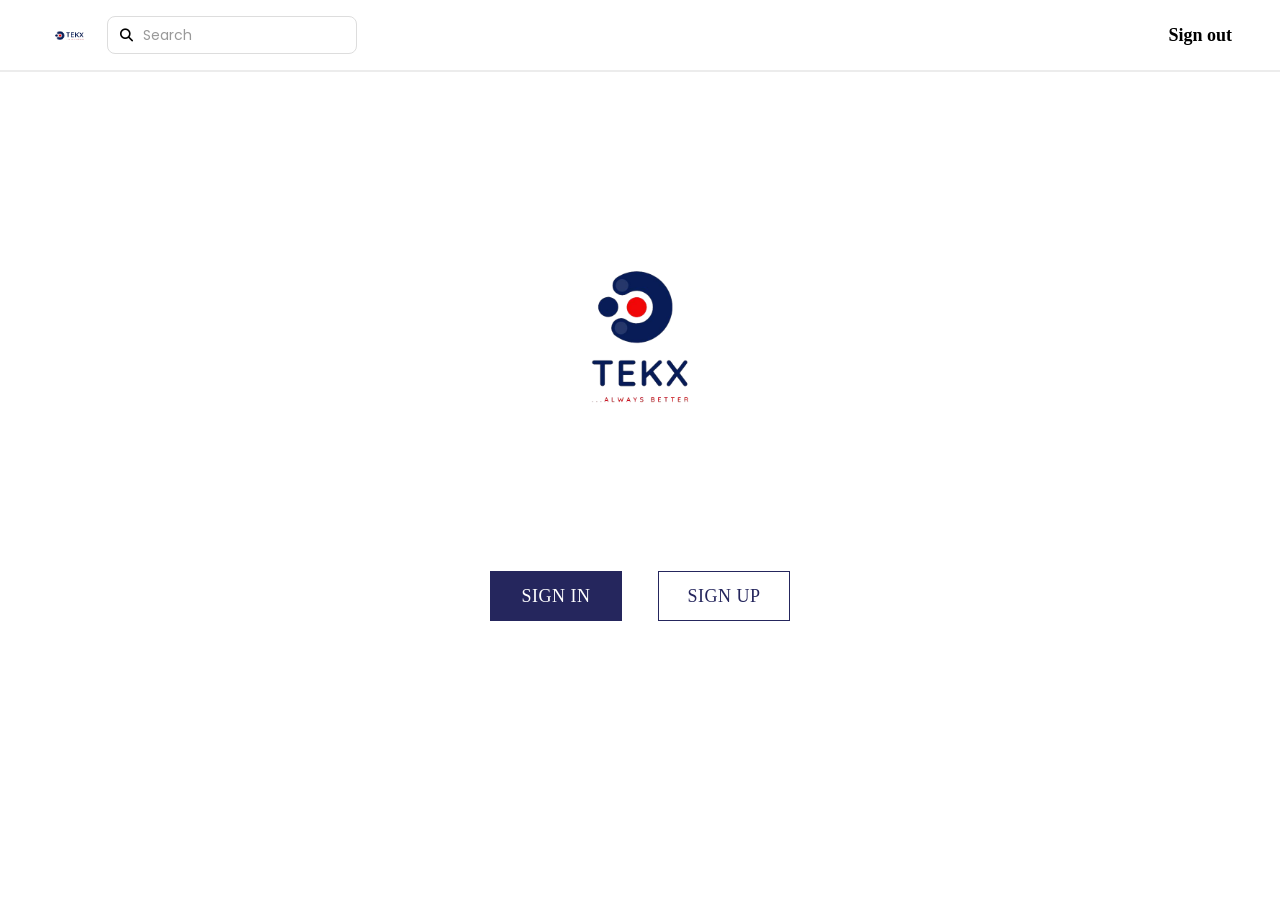
<file: index.html>
<!DOCTYPE html>
<html lang="en">
<head>
    <meta charset="UTF-8">

    <meta
        name="viewport"
        content="width=device-width, initial-scale=1.0"
    >

    <title>TEK-X</title>

    <!-- Google Font -->
    <link
        href="https://fonts.googleapis.com/css2?family=Poppins:wght@300;400;500;600;700&display=swap"
        rel="stylesheet"
    >

    <!-- Font Awesome -->
    <link
        rel="stylesheet"
        href="https://cdnjs.cloudflare.com/ajax/libs/font-awesome/6.7.2/css/all.min.css"
    >

    <!-- Main CSS -->
    <link rel="stylesheet" href="style.css">
</head>

<body>

    <!-- =====================================================
         DESKTOP / TABLET NAVBAR
         ===================================================== -->
    <header class="navbar">

        <div class="logo-search-container">

            <a
                href="#"
                class="logo-small"
                aria-label="TEK-X home"
            >
                <img
                    src="Assert/image/yyy.png"
                    alt="TEK-X Logo"
                >
            </a>

            <div
                class="search-box"
                role="search"
            >
                <i
                    class="fa-solid fa-magnifying-glass"
                    aria-hidden="true"
                ></i>

                <input
                    type="search"
                    placeholder="Search"
                    aria-label="Search"
                >
            </div>

        </div>

        <div class="nav-actions">

            <a
                href="#"
                class="nav-link"
            >
                Sign out
            </a>

        </div>

    </header>


    <!-- =====================================================
         MAIN HERO
         ===================================================== -->
    <main class="hero">

        <!-- =================================================
             MOBILE DECORATIVE EDGE IMAGE

             IMPORTANT:
             This image is intentionally hidden on desktop
             and displayed only on mobile through CSS.
             ================================================= -->
        <div
            class="corner-image"
            aria-hidden="true"
        >
            <img
                src="Assert/svg/tek-x.svg"
                alt=""
            >
        </div>


        <!-- =================================================
             MAIN TEK-X LOGO
             ================================================= -->
        <div class="logo-large">

            <img
                src="Assert/image/mmm.png"
                alt="TEK-X"
            >

        </div>


        <!-- =================================================
             AUTHENTICATION BUTTONS
             ================================================= -->
        <div class="buttons">

            <a
                href="#"
                class="btn btn-primary"
            >
                SIGN IN
            </a>

            <a
                href="#"
                class="btn btn-outline"
            >
                SIGN UP
            </a>

        </div>

    </main>

</body>
</html>
</file>
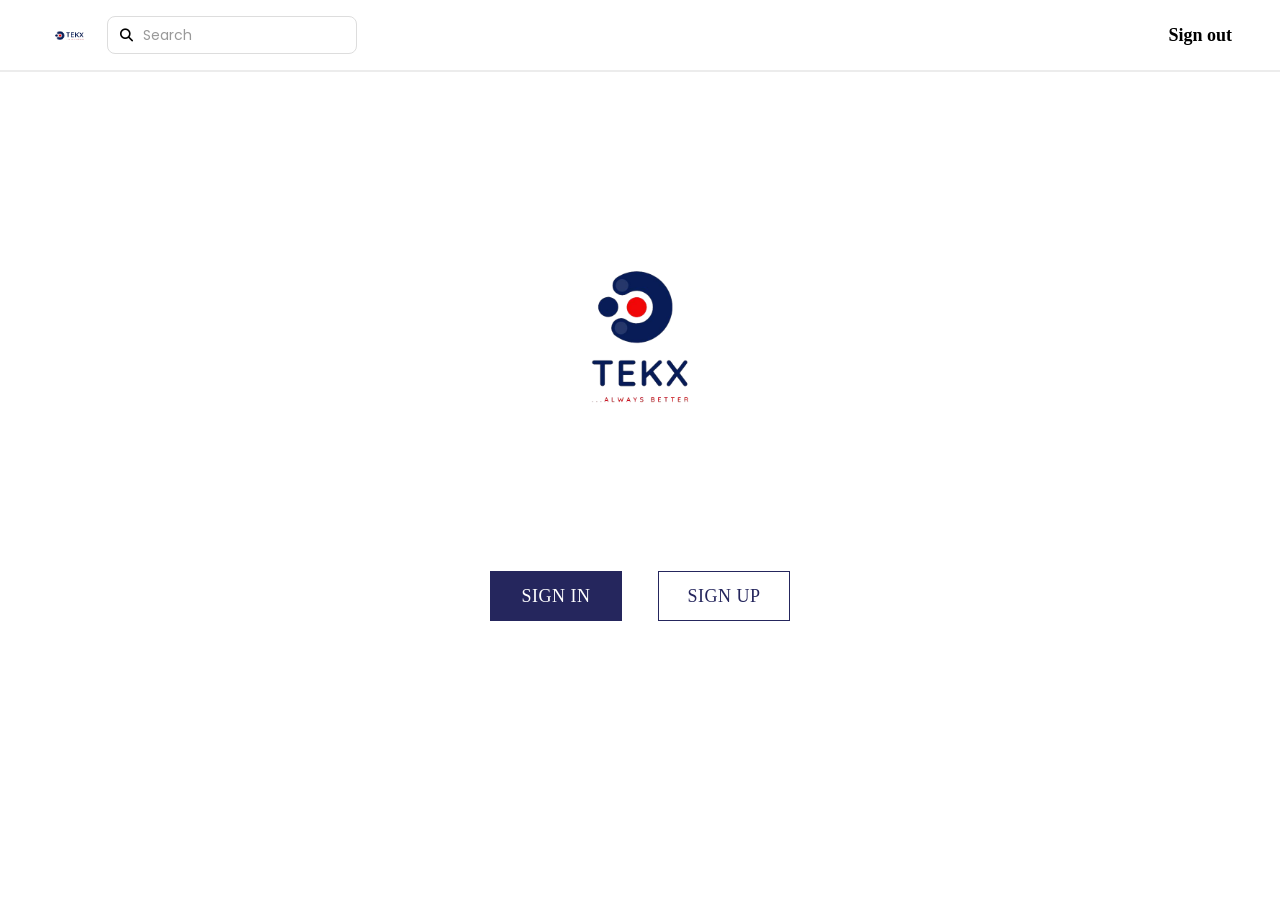
<file: final-project-main/index.html>
<!DOCTYPE html>
<html lang="en">
<head>
    <meta charset="UTF-8">

    <meta
        name="viewport"
        content="width=device-width, initial-scale=1.0"
    >

    <title>TEK-X</title>

    <!-- Google Font -->
    <link
        href="https://fonts.googleapis.com/css2?family=Poppins:wght@300;400;500;600;700&display=swap"
        rel="stylesheet"
    >

    <!-- Font Awesome -->
    <link
        rel="stylesheet"
        href="https://cdnjs.cloudflare.com/ajax/libs/font-awesome/6.7.2/css/all.min.css"
    >

    <!-- Main CSS -->
    <link rel="stylesheet" href="Style/style.css">
</head>

<body>

    <!-- =====================================================
         DESKTOP / TABLET NAVBAR
         ===================================================== -->
    <header class="navbar">

        <div class="logo-search-container">

            <a
                href="#"
                class="logo-small"
                aria-label="TEK-X home"
            >
                <img
                    src="assert/image/yyy.png"
                    alt="TEK-X Logo"
                >
            </a>

            <div
                class="search-box"
                role="search"
            >
                <i
                    class="fa-solid fa-magnifying-glass"
                    aria-hidden="true"
                ></i>

                <input
                    type="search"
                    placeholder="Search"
                    aria-label="Search"
                >
            </div>

        </div>

        <div class="nav-actions">

            <a
                href="#"
                class="nav-link"
            >
                Sign out
            </a>

        </div>

    </header>


    <!-- =====================================================
         MAIN HERO
         ===================================================== -->
    <main class="hero">

        <!-- =================================================
             MOBILE DECORATIVE EDGE IMAGE

             IMPORTANT:
             This image is intentionally hidden on desktop
             and displayed only on mobile through CSS.
             ================================================= -->
        <div
            class="corner-image"
            aria-hidden="true"
        >
            <img
                src="assert/svg/tek-x.svg"
                alt=""
            >
        </div>


        <!-- =================================================
             MAIN TEK-X LOGO
             ================================================= -->
        <div class="logo-large">

            <img
                src="assert/image/mmm.png"
                alt="TEK-X"
            >

        </div>


        <!-- =================================================
             AUTHENTICATION BUTTONS
             ================================================= -->
        <div class="buttons">

            <a
                href="#"
                class="btn btn-primary"
            >
                SIGN IN
            </a>

            <a
                href="varify.html"
                class="btn btn-outline"
            >
                SIGN UP
            </a>

        </div>

    </main>

</body>
</html>
</file>
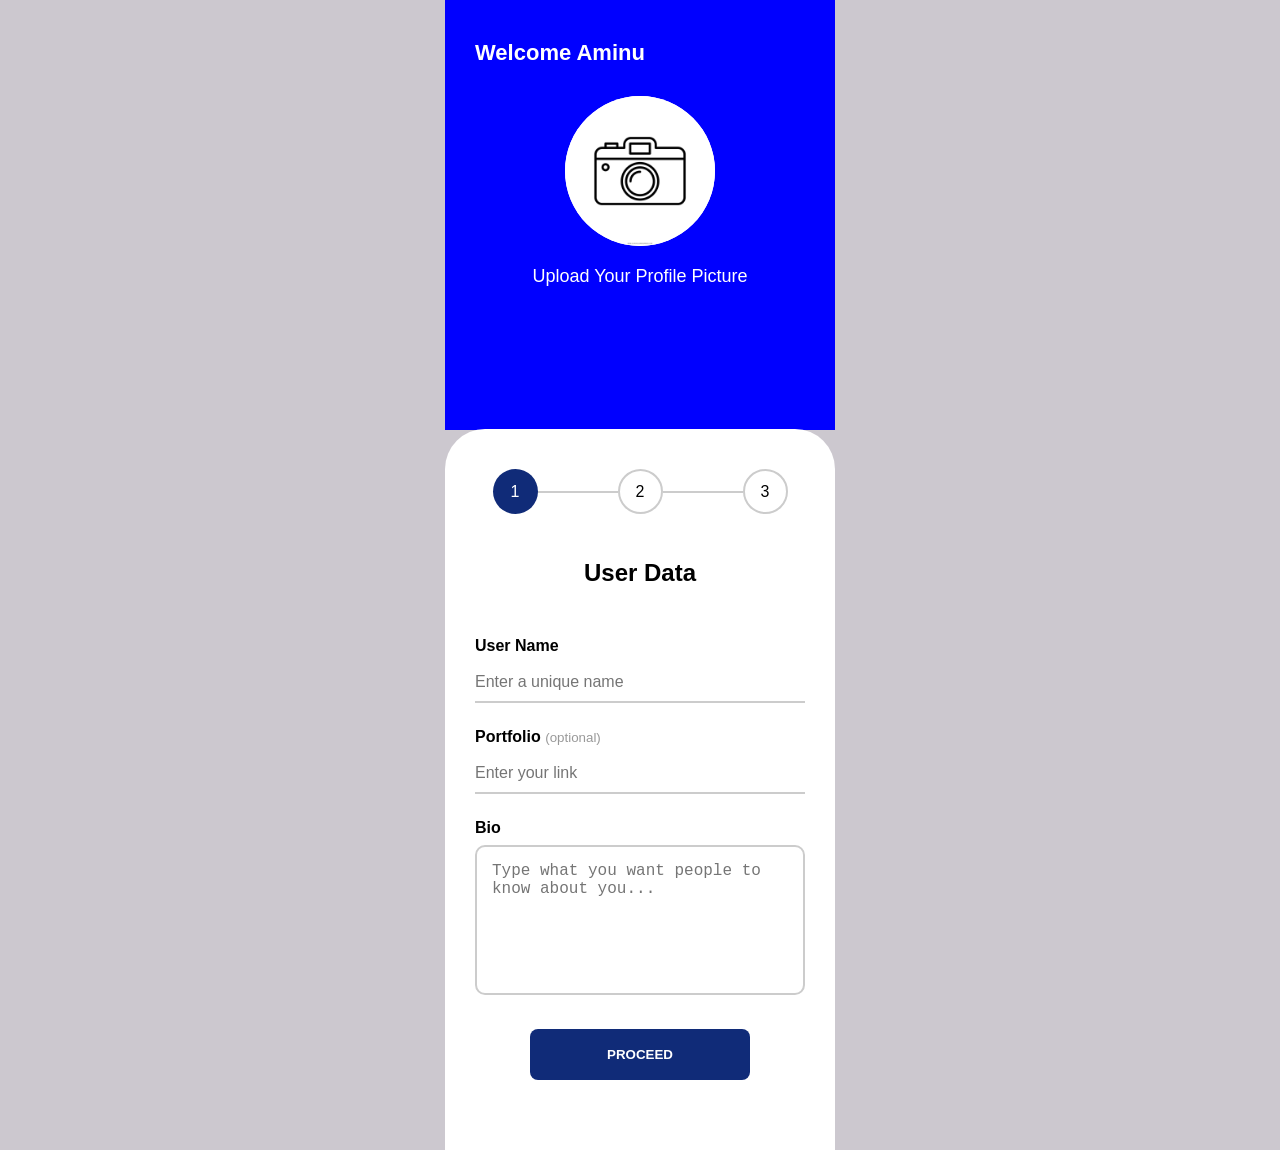
<file: welcome.html>
<!DOCTYPE html>
<html lang="en">
<head>
    <meta charset="UTF-8">
    <meta name="viewport" content="width=device-width, initial-scale=1.0">
    <title>Tekx-final project</title>
    <link rel="stylesheet" href="welcome.css">
</head>
<body>
     <div class="top">
        <h2>Welcome Aminu</h2>

        <div class="camera">
           <img src="Capa.png.jfif" alt="camera">
        </div>

        <p>Upload Your Profile Picture</p>
    </div>

<!-- testing -->
    <div class="form-box">

        <div class="steps">
            <span class="active">1</span>
            <div class="line"></div>
            <span>2</span>
            <div class="line"></div>
            <span>3</span>
        </div>

        <h2 class="title">User Data</h2>


        <label>User Name</label>
        <input type="text" placeholder="Enter a unique name">


        <label>Portfolio <small>(optional)</small></label>
        <input type="text" placeholder="Enter your link">


        <label>Bio</label>
        <textarea placeholder="Type what you want people to know about you..."></textarea>
 

        <button>PROCEED</button>

</body>
</html>
</file>
<file: style.css>
/* =========================================================
   TEK-X RESPONSIVE LANDING PAGE

   DESKTOP / TABLET
   - Navbar visible
   - Search visible
   - Decorative mobile image hidden

   MOBILE
   - Navbar hidden
   - Decorative edge image visible
   - TEK-X logo centered
   - Sign In / Sign Up side-by-side
   ========================================================= */


/* =========================================================
   RESET
   ========================================================= */

* {
    margin: 0;
    padding: 0;
    box-sizing: border-box;
}

html,
body {
    width: 100%;
    min-height: 100%;
}

body {
    font-family: "Poppins", sans-serif;
    background: #ffffff;
    color: #222222;
    overflow-x: hidden;
}

img {
    max-width: 100%;
    height: auto;
}

a {
    -webkit-tap-highlight-color: transparent;
}


/* =========================================================
   NAVBAR
   ========================================================= */

.navbar {
    width: 100%;
    height: 72px;

    padding: 0 48px;

    display: flex;
    align-items: center;
    justify-content: space-between;

    background: #ffffff;

    border-bottom: 2px solid #ececec;

    position: relative;
    z-index: 20;
}


/* =========================================================
   LOGO + SEARCH
   ========================================================= */

.logo-search-container {
    display: flex;
    align-items: center;

    gap: 14px;

    min-width: 0;
}

.logo-small {
    width: 45px;
    height: 45px;

    display: flex;
    align-items: center;
    justify-content: center;

    flex: 0 0 auto;
}

.logo-small img {
    width: 45px;
    height: auto;

    display: block;
}


/* =========================================================
   SEARCH BOX
   ========================================================= */

.search-box {
    width: 250px;
    height: 38px;

    padding: 0 12px;

    display: flex;
    align-items: center;

    border: 1px solid #dddddd;
    border-radius: 8px;

    background: #ffffff;
}

.search-box i {
    flex: 0 0 auto;

    margin-right: 10px;

    color: #000000;

    font-size: 13px;
}

.search-box input {
    width: 100%;
    min-width: 0;

    border: 0;
    outline: 0;

    background: transparent;

    font-family: "Poppins", sans-serif;
    font-size: 14px;

    color: #222222;
}

.search-box input::placeholder {
    color: #999999;
}


/* =========================================================
   NAVIGATION ACTION
   ========================================================= */

.nav-actions {
    display: flex;
    align-items: center;
}

.nav-link {
    color: #000000;

    text-decoration: none;

    font-family: Georgia, serif;

    font-size: 18px;
    font-weight: 700;

    white-space: nowrap;
}


/* =========================================================
   HERO
   ========================================================= */

.hero {
    position: relative;

    width: 100%;

    min-height: calc(100vh - 72px);

    padding: 40px 20px 70px;

    display: flex;
    flex-direction: column;

    align-items: center;
    justify-content: center;

    overflow: hidden;
}


/* =========================================================
   DECORATIVE EDGE IMAGE

   CRITICAL FIX:

   The image is HIDDEN by default.

   It will ONLY become visible inside the mobile
   media query below.

   Therefore:
   Desktop  -> hidden
   Tablet   -> hidden
   Mobile   -> visible
   ========================================================= */

.corner-image {
    display: none;

    position: absolute;

    top: 0;
    left: 0;

    width: 310px;

    z-index: 1;

    pointer-events: none;
}

.corner-image img {
    display: block;

    width: 100%;
    height: auto;

    max-width: none;

    object-fit: contain;
}


/* =========================================================
   MAIN TEK-X LOGO
   ========================================================= */

.logo-large {
    position: relative;

    z-index: 3;

    display: flex;

    align-items: center;
    justify-content: center;

    margin-top: -80px;
}

.logo-large img {
    display: block;

    width: 180px;

    height: auto;
}


/* =========================================================
   AUTH BUTTONS
   ========================================================= */

.buttons {
    position: relative;

    z-index: 4;

    margin-top: 150px;

    display: flex;

    flex-direction: row;

    align-items: center;
    justify-content: center;

    gap: 36px;

    flex-wrap: nowrap;
}

.btn {
    width: 132px;
    height: 50px;

    flex: 0 0 auto;

    display: flex;

    align-items: center;
    justify-content: center;

    text-decoration: none;

    font-family: Georgia, serif;

    font-size: 18px;
    font-weight: 500;

    letter-spacing: 0.5px;

    transition:
        background-color 0.25s ease,
        color 0.25s ease,
        transform 0.2s ease;
}

.btn:active {
    transform: translateY(1px);
}


/* =========================================================
   PRIMARY BUTTON
   ========================================================= */

.btn-primary {
    color: #ffffff;

    background: #25265d;

    border: 1px solid #25265d;
}

.btn-primary:hover {
    background: #1d1e48;
}


/* =========================================================
   OUTLINE BUTTON
   ========================================================= */

.btn-outline {
    color: #25265d;

    background: #ffffff;

    border: 1px solid #25265d;
}

.btn-outline:hover {
    color: #ffffff;

    background: #25265d;
}


/* =========================================================
   TABLET
   601px - 992px
   ========================================================= */

@media (max-width: 992px) {

    .navbar {
        height: 65px;

        padding: 0 30px;
    }

    .hero {
        min-height: calc(100vh - 65px);

        padding: 35px 20px 60px;
    }

    .logo-small img {
        width: 42px;
    }

    .search-box {
        width: 220px;
    }

    /*
       IMPORTANT:
       Keep decorative mobile artwork hidden on tablet.
    */
    .corner-image {
        display: none;
    }

    .logo-large {
        margin-top: -50px;
    }

    .logo-large img {
        width: 150px;
    }

    .buttons {
        margin-top: 90px;

        gap: 25px;
    }
}


/* =========================================================
   MOBILE
   600px AND BELOW

   THIS IS THE MAIN FIX FOR YOUR SCREENSHOT.
   ========================================================= */

@media (max-width: 600px) {

    body {
        min-width: 0;

        overflow-x: hidden;
    }


    /* -----------------------------------------------
       Hide desktop navigation
       ----------------------------------------------- */

    .navbar {
        display: none;
    }


    /* -----------------------------------------------
       Mobile hero
       ----------------------------------------------- */

    .hero {
        width: 100%;

        min-height: 100svh;
        height: 100svh;

        padding: 0 16px 34px;

        justify-content: flex-start;

        overflow: hidden;
    }


    /* -----------------------------------------------
       SHOW DECORATIVE IMAGE ON MOBILE

       This is the equivalent of:

       @media (max-width: 600px) {
           .corner-image {
               display: block;
           }
       }
       ----------------------------------------------- */

    .corner-image {
        display: block;

        top: 0;
        left: 0;
        right: auto;

        /*
           Large enough to reproduce the uploaded
           mobile composition.
        */
        width: min(82vw, 310px);

        max-width: none;

        z-index: 1;
    }

    .corner-image img {
        display: block;

        width: 100%;

        max-width: none;

        height: auto;
    }


    /* -----------------------------------------------
       MAIN LOGO

       Positioned below the decorative artwork.
       ----------------------------------------------- */

    .logo-large {
        position: absolute;

        top: 62%;
        left: 50%;

        width: max-content;

        margin: 0;

        transform: translate(-50%, -50%);

        z-index: 5;
    }

    .logo-large img {
        display: block;

        width: min(48vw, 180px);

        max-width: 180px;

        height: auto;
    }


    /* -----------------------------------------------
       AUTH BUTTONS
       ----------------------------------------------- */

    .buttons {
        position: absolute;

        left: 50%;
        bottom: 35px;

        width: auto;

        margin: 0;

        transform: translateX(-50%);

        display: flex;

        flex-direction: row;

        flex-wrap: nowrap;

        align-items: center;
        justify-content: center;

        gap: 12px;

        z-index: 10;
    }


    /* -----------------------------------------------
       MOBILE BUTTONS
       ----------------------------------------------- */

    .btn {
        width: clamp(112px, 34vw, 132px);

        height: 46px;

        font-size: 15px;
    }
}


/* =========================================================
   SMALL PHONES
   380px AND BELOW
   ========================================================= */

@media (max-width: 380px) {

    .hero {
        padding-left: 12px;

        padding-right: 12px;

        padding-bottom: 28px;
    }


    /*
       Slightly smaller artwork on very small phones.
    */

    .corner-image {
        width: 82vw;
    }


    .logo-large {
        top: 61%;
    }

    .logo-large img {
        width: min(50vw, 145px);
    }


    .buttons {
        bottom: 28px;

        gap: 8px;
    }

    .btn {
        width: calc((100vw - 40px) / 2);

        max-width: 125px;

        min-width: 108px;

        height: 44px;

        font-size: 14px;
    }
}


/* =========================================================
   VERY SHORT MOBILE SCREENS

   Prevent logo/buttons from colliding vertically.
   ========================================================= */

@media (max-width: 600px) and (max-height: 650px) {

    .logo-large {
        top: 59%;
    }

    .logo-large img {
        width: min(43vw, 155px);
    }

    .buttons {
        bottom: 22px;
    }
}
</file>
<file: final-project-main/Style/style.css>
/* =========================================================
   TEK-X RESPONSIVE LANDING PAGE

   DESKTOP / TABLET
   - Navbar visible
   - Search visible
   - Decorative mobile image hidden

   MOBILE
   - Navbar hidden
   - Decorative edge image visible
   - TEK-X logo centered
   - Sign In / Sign Up side-by-side
   ========================================================= */


/* =========================================================
   RESET
   ========================================================= */

* {
    margin: 0;
    padding: 0;
    box-sizing: border-box;
}

html,
body {
    width: 100%;
    min-height: 100%;
}

body {
    font-family: "Poppins", sans-serif;
    background: #ffffff;
    color: #222222;
    overflow-x: hidden;
}

img {
    max-width: 100%;
    height: auto;
}

a {
    -webkit-tap-highlight-color: transparent;
}


/* =========================================================
   NAVBAR
   ========================================================= */

.navbar {
    width: 100%;
    height: 72px;

    padding: 0 48px;

    display: flex;
    align-items: center;
    justify-content: space-between;

    background: #ffffff;

    border-bottom: 2px solid #ececec;

    position: relative;
    z-index: 20;
}


/* =========================================================
   LOGO + SEARCH
   ========================================================= */

.logo-search-container {
    display: flex;
    align-items: center;

    gap: 14px;

    min-width: 0;
}

.logo-small {
    width: 45px;
    height: 45px;

    display: flex;
    align-items: center;
    justify-content: center;

    flex: 0 0 auto;
}

.logo-small img {
    width: 45px;
    height: auto;

    display: block;
}


/* =========================================================
   SEARCH BOX
   ========================================================= */

.search-box {
    width: 250px;
    height: 38px;

    padding: 0 12px;

    display: flex;
    align-items: center;

    border: 1px solid #dddddd;
    border-radius: 8px;

    background: #ffffff;
}

.search-box i {
    flex: 0 0 auto;

    margin-right: 10px;

    color: #000000;

    font-size: 13px;
}

.search-box input {
    width: 100%;
    min-width: 0;

    border: 0;
    outline: 0;

    background: transparent;

    font-family: "Poppins", sans-serif;
    font-size: 14px;

    color: #222222;
}

.search-box input::placeholder {
    color: #999999;
}


/* =========================================================
   NAVIGATION ACTION
   ========================================================= */

.nav-actions {
    display: flex;
    align-items: center;
}

.nav-link {
    color: #000000;

    text-decoration: none;

    font-family: Georgia, serif;

    font-size: 18px;
    font-weight: 700;

    white-space: nowrap;
}


/* =========================================================
   HERO
   ========================================================= */

.hero {
    position: relative;

    width: 100%;

    min-height: calc(100vh - 72px);

    padding: 40px 20px 70px;

    display: flex;
    flex-direction: column;

    align-items: center;
    justify-content: center;

    overflow: hidden;
}


/* =========================================================
   DECORATIVE EDGE IMAGE

   CRITICAL FIX:

   The image is HIDDEN by default.

   It will ONLY become visible inside the mobile
   media query below.

   Therefore:
   Desktop  -> hidden
   Tablet   -> hidden
   Mobile   -> visible
   ========================================================= */

.corner-image {
    display: none;

    position: absolute;

    top: 0;
    left: 0;

    width: 310px;

    z-index: 1;

    pointer-events: none;
}

.corner-image img {
    display: block;

    width: 100%;
    height: auto;

    max-width: none;

    object-fit: contain;
}


/* =========================================================
   MAIN TEK-X LOGO
   ========================================================= */

.logo-large {
    position: relative;

    z-index: 3;

    display: flex;

    align-items: center;
    justify-content: center;

    margin-top: -80px;
}

.logo-large img {
    display: block;

    width: 180px;

    height: auto;
}


/* =========================================================
   AUTH BUTTONS
   ========================================================= */

.buttons {
    position: relative;

    z-index: 4;

    margin-top: 150px;

    display: flex;

    flex-direction: row;

    align-items: center;
    justify-content: center;

    gap: 36px;

    flex-wrap: nowrap;
}

.btn {
    width: 132px;
    height: 50px;

    flex: 0 0 auto;

    display: flex;

    align-items: center;
    justify-content: center;

    text-decoration: none;

    font-family: Georgia, serif;

    font-size: 18px;
    font-weight: 500;

    letter-spacing: 0.5px;

    transition:
        background-color 0.25s ease,
        color 0.25s ease,
        transform 0.2s ease;
}

.btn:active {
    transform: translateY(1px);
}


/* =========================================================
   PRIMARY BUTTON
   ========================================================= */

.btn-primary {
    color: #ffffff;

    background: #25265d;

    border: 1px solid #25265d;
}

.btn-primary:hover {
    background: #1d1e48;
}


/* =========================================================
   OUTLINE BUTTON
   ========================================================= */

.btn-outline {
    color: #25265d;

    background: #ffffff;

    border: 1px solid #25265d;
}

.btn-outline:hover {
    color: #ffffff;

    background: #25265d;
}


/* =========================================================
   TABLET
   601px - 992px
   ========================================================= */

@media (max-width: 992px) {

    .navbar {
        height: 65px;

        padding: 0 30px;
    }

    .hero {
        min-height: calc(100vh - 65px);

        padding: 35px 20px 60px;
    }

    .logo-small img {
        width: 42px;
    }

    .search-box {
        width: 220px;
    }

    /*
       IMPORTANT:
       Keep decorative mobile artwork hidden on tablet.
    */
    .corner-image {
        display: none;
    }

    .logo-large {
        margin-top: -50px;
    }

    .logo-large img {
        width: 150px;
    }

    .buttons {
        margin-top: 90px;

        gap: 25px;
    }
}


/* =========================================================
   MOBILE
   600px AND BELOW

   THIS IS THE MAIN FIX FOR YOUR SCREENSHOT.
   ========================================================= */

@media (max-width: 600px) {

    body {
        min-width: 0;

        overflow-x: hidden;
    }


    /* -----------------------------------------------
       Hide desktop navigation
       ----------------------------------------------- */

    .navbar {
        display: none;
    }


    /* -----------------------------------------------
       Mobile hero
       ----------------------------------------------- */

    .hero {
        width: 100%;

        min-height: 100svh;
        height: 100svh;

        padding: 0 16px 34px;

        justify-content: flex-start;

        overflow: hidden;
    }


    /* -----------------------------------------------
       SHOW DECORATIVE IMAGE ON MOBILE

       This is the equivalent of:

       @media (max-width: 600px) {
           .corner-image {
               display: block;
           }
       }
       ----------------------------------------------- */

    .corner-image {
        display: block;

        top: 0;
        left: 0;
        right: auto;

        /*
           Large enough to reproduce the uploaded
           mobile composition.
        */
        width: min(82vw, 310px);

        max-width: none;

        z-index: 1;
    }

    .corner-image img {
        display: block;

        width: 100%;

        max-width: none;

        height: auto;
    }


    /* -----------------------------------------------
       MAIN LOGO

       Positioned below the decorative artwork.
       ----------------------------------------------- */

    .logo-large {
        position: absolute;

        top: 62%;
        left: 50%;

        width: max-content;

        margin: 0;

        transform: translate(-50%, -50%);

        z-index: 5;
    }

    .logo-large img {
        display: block;

        width: min(48vw, 180px);

        max-width: 180px;

        height: auto;
    }


    /* -----------------------------------------------
       AUTH BUTTONS
       ----------------------------------------------- */

    .buttons {
        position: absolute;

        left: 50%;
        bottom: 35px;

        width: auto;

        margin: 0;

        transform: translateX(-50%);

        display: flex;

        flex-direction: row;

        flex-wrap: nowrap;

        align-items: center;
        justify-content: center;

        gap: 12px;

        z-index: 10;
    }


    /* -----------------------------------------------
       MOBILE BUTTONS
       ----------------------------------------------- */

    .btn {
        width: clamp(112px, 34vw, 132px);

        height: 46px;

        font-size: 15px;
    }
}


/* =========================================================
   SMALL PHONES
   380px AND BELOW
   ========================================================= */

@media (max-width: 380px) {

    .hero {
        padding-left: 12px;

        padding-right: 12px;

        padding-bottom: 28px;
    }


    /*
       Slightly smaller artwork on very small phones.
    */

    .corner-image {
        width: 82vw;
    }


    .logo-large {
        top: 61%;
    }

    .logo-large img {
        width: min(50vw, 145px);
    }


    .buttons {
        bottom: 28px;

        gap: 8px;
    }

    .btn {
        width: calc((100vw - 40px) / 2);

        max-width: 125px;

        min-width: 108px;

        height: 44px;

        font-size: 14px;
    }
}


/* =========================================================
   VERY SHORT MOBILE SCREENS

   Prevent logo/buttons from colliding vertically.
   ========================================================= */

@media (max-width: 600px) and (max-height: 650px) {

    .logo-large {
        top: 59%;
    }

    .logo-large img {
        width: min(43vw, 155px);
    }

    .buttons {
        bottom: 22px;
    }
}
</file>
<file: welcome.css>
* {
    box-sizing: border-box;
    margin: 0;
    padding: 0;
}

body {
    font-family: Arial, sans-serif;
    background: rgb(204, 200, 207);
}

.top {
    width: 390px;
    height: 430px;
    margin: auto;
    background: blue;
    color: white;
    padding: 40px 30px;
}

@media (max-width: 390px) {
    .top,
    .form-box {
        width: 100%;
    }

    .top {
        padding-left: 20px;
        padding-right: 20px;
    }

    .form-box {
        padding-left: 20px;
        padding-right: 20px;
    }

    .line {
        width: 50px;
    }
}

.top h2 {
    font-size: 22px;
    margin-bottom: 30px;
}


.camera ,img{
    width: 150px;
    height: 150px;
    background: white;
    border-radius: 50%;

    margin: 0 auto;

    display: flex;
    justify-content: center;
    align-items: center;

    font-size: 50px;
}

.top p {
    text-align: center;
    font-size: 18px;
    margin-top: 20px;
}

.form-box {
    width: 390px;
    min-height: 650px;

    margin: -1px auto 0;

    background: white;

    padding: 40px 30px;

    border-radius: 40px 40px 0 0;
}

.steps {
    display: flex;
    align-items: center;
    justify-content: center;

    margin-bottom: 45px;
}

.steps span {
    width: 45px;
    height: 45px;

    border: 2px solid #ccc;
    border-radius: 50%;

    display: flex;
    align-items: center;
    justify-content: center;
}

.steps .active {
    background: #102b78;
    color: white;
    border: none;
}

.line {
    width: 80px;
    height: 2px;
    background: #ccc;
}


.title {
    text-align: center;
    margin-bottom: 50px;
}

label {
    display: block;
    font-weight: bold;
    margin-top: 25px;
    margin-bottom: 8px;
}

small {
    color: #999;
    font-weight: normal;
}


input {
    width: 100%;
    padding: 10px 0;

    border: none;
    border-bottom: 2px solid #ccc;

    font-size: 16px;
    outline: none;
}


textarea {
    width: 100%;
    height: 150px;

    padding: 15px;

    border: 2px solid #ccc;
    border-radius: 10px;

    font-size: 16px;

    resize: none;
}


button {
    display: block;

    width: 220px;
    padding: 18px;

    margin: 30px auto;

    background: #102b78;
    color: white;

    border: none;
    border-radius: 8px;

    font-weight: bold;
}
</file>
